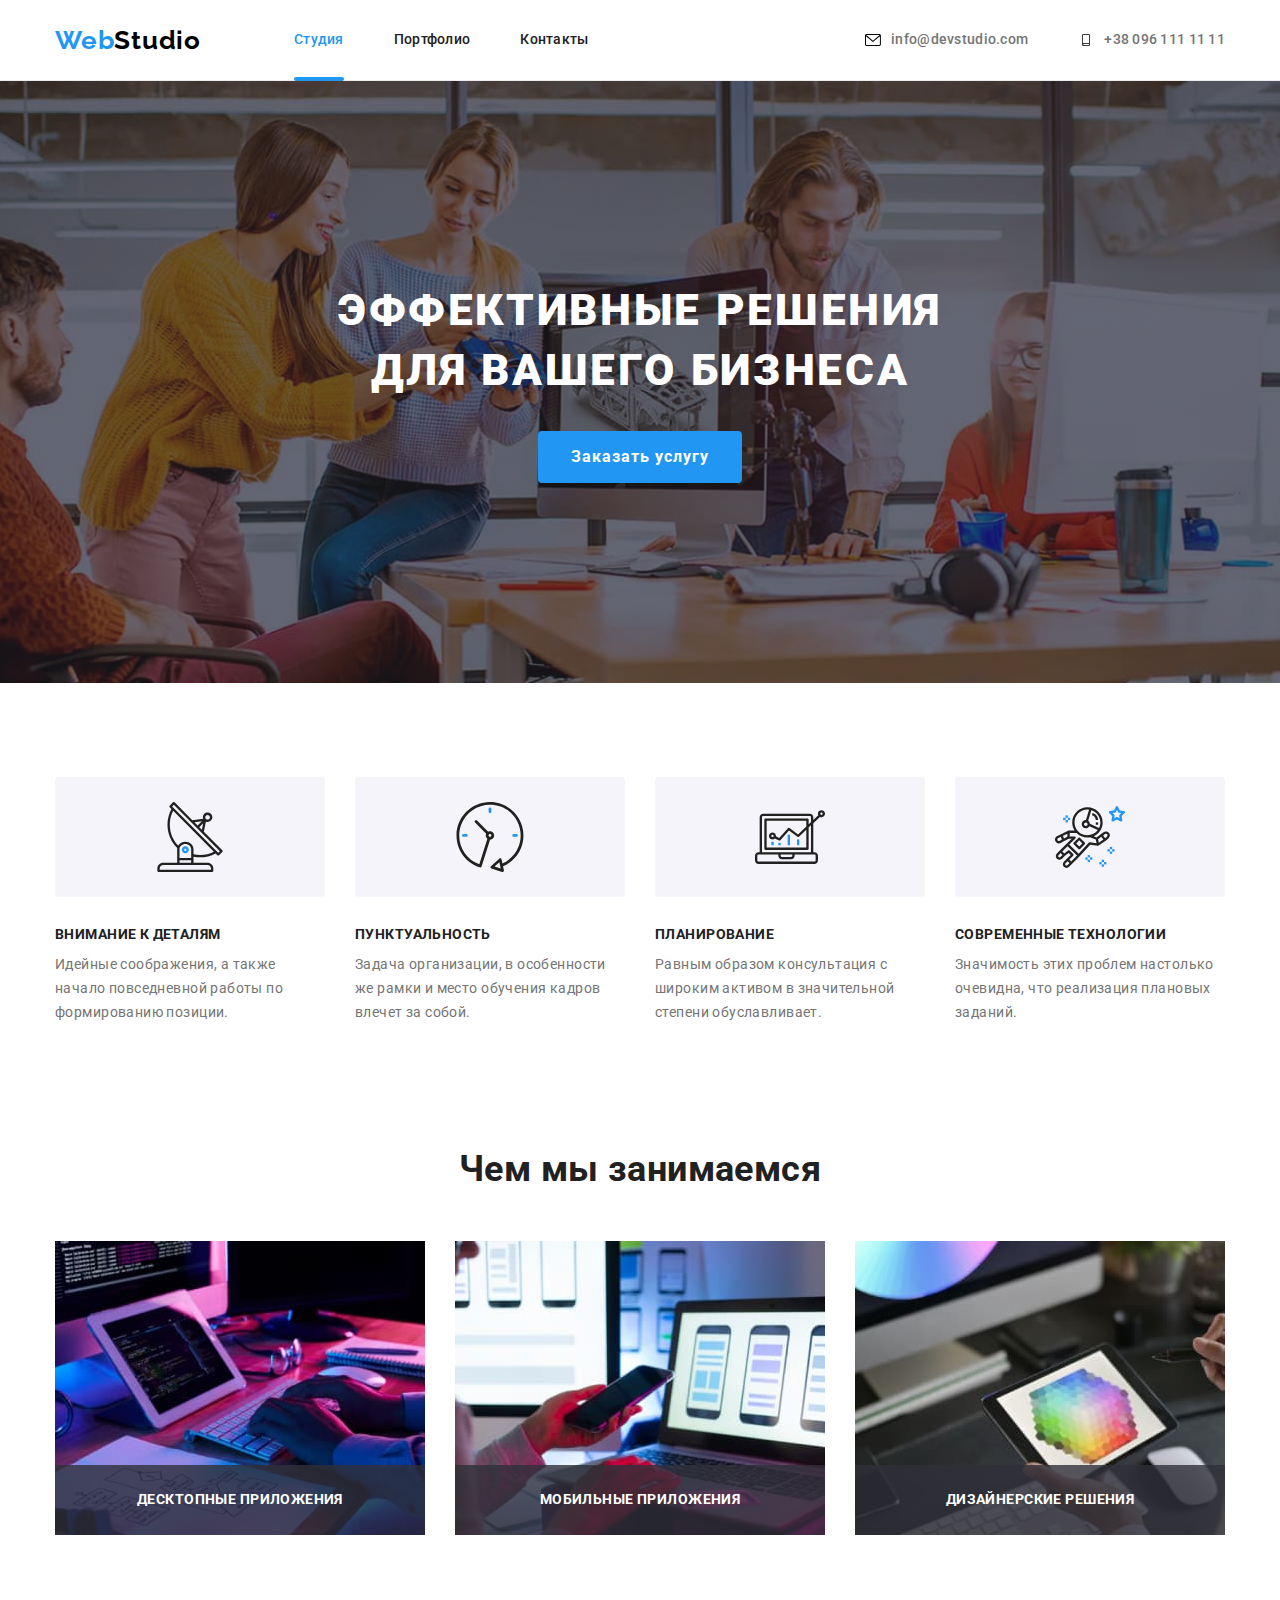
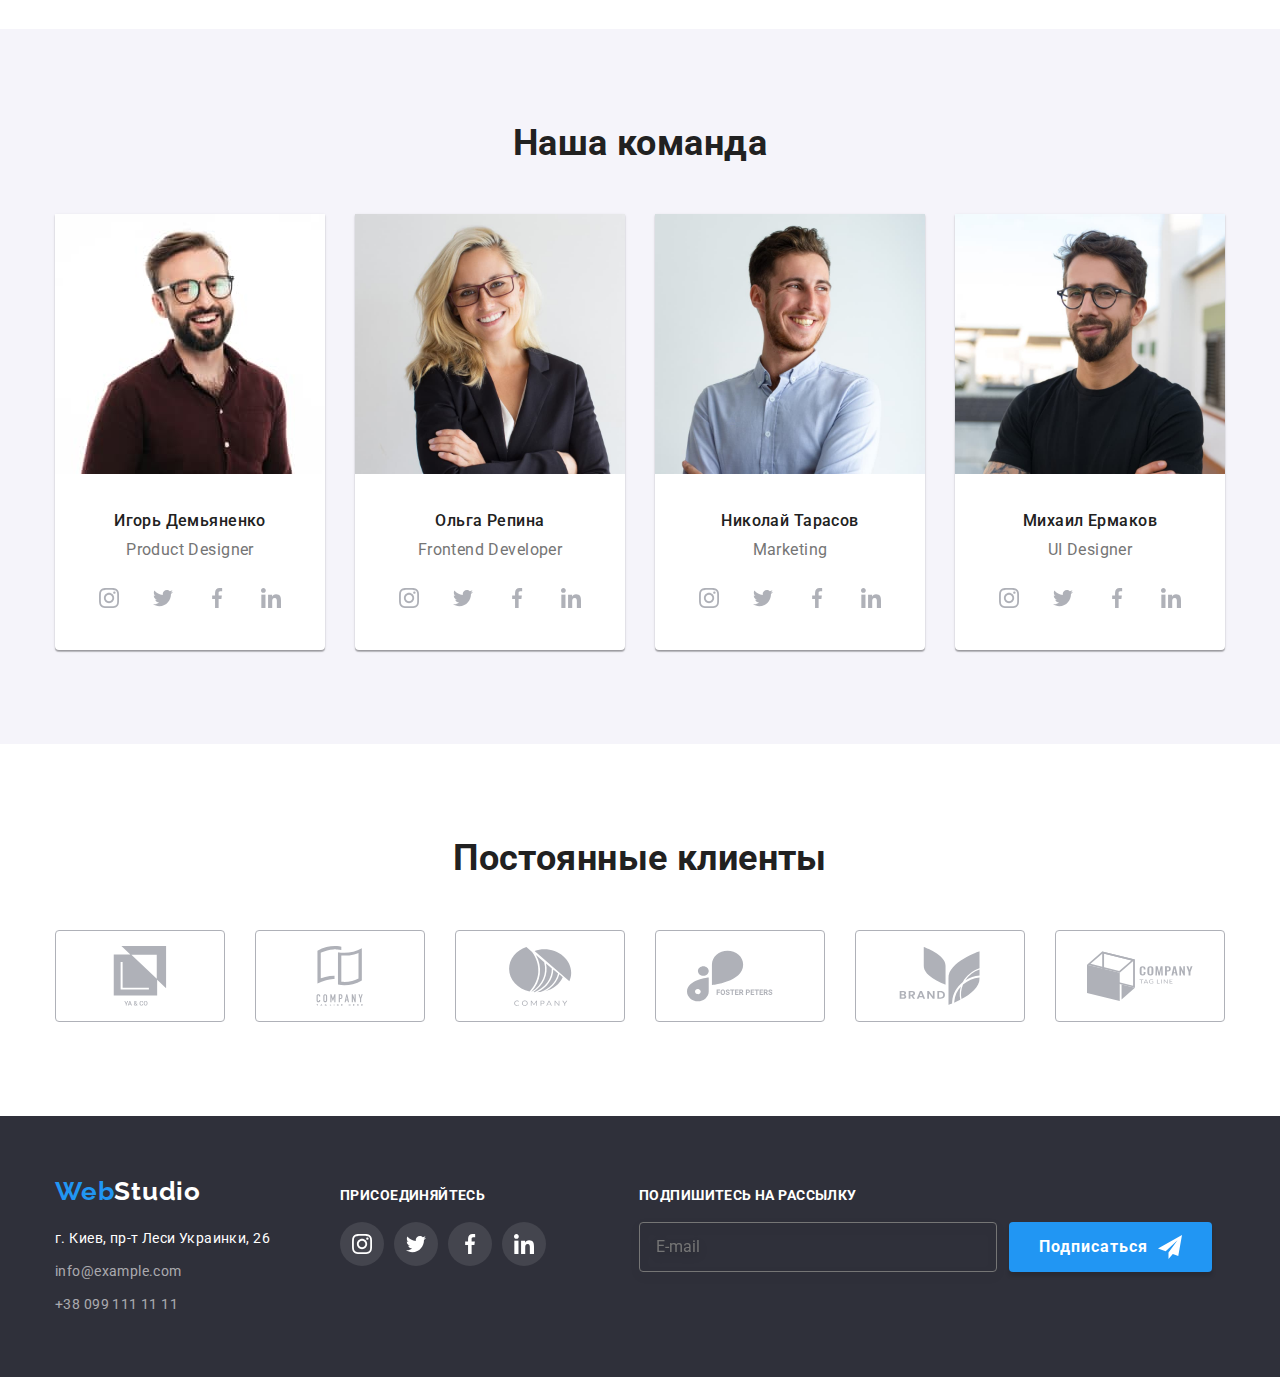
<file: index.html>
<!DOCTYPE html>
<html lang="ru">
<head>
    <meta charset="UTF-8">
    <meta http-equiv="X-UA-Compatible" content="IE=edge">
    <meta name="viewport" content="width=device-width, initial-scale=1.0">
    <link rel="preconnect" href="https://fonts.googleapis.com">
    <link rel="preconnect" href="https://fonts.gstatic.com" crossorigin>
    <link href="https://fonts.googleapis.com/css2?family=Raleway:wght@700&family=Roboto:wght@400;500;700;900&display=swap"
        rel="stylesheet">
    <title>Web Studio</title>
    <link rel="stylesheet" href="./css/styles.css"/>
</head>
<body>

    
<!-- Header -->
<header class="header">
    <div class="site-nav container">
        <a href="./index.html" class="logo">Web<span class="logo-studio">Studio</span></a>
        <nav class="header-nav">
            <ul class="header-list list">
                <li class="header-link"><a href="./index.html" class="header-list-nav active">Студия</a></li>
                <li class="header-link"><a href="./portfolio.html" class="header-list-nav">Портфолио</a></li>
                <li class="header-link"><a href="" class="header-list-nav">Контакты</a></li>
            </ul>
        </nav>
            <ul class="auth-nav list">
                <li class="auth-link_item">
                    <a href="mailto:info@devstudio.com" class="mail-tel">
                        <svg class="auth-icon" width="16px" height="12px">
                         <use href="./images/symbol-defs.svg#icon-envelope-hover"></use>
                        </svg>info@devstudio.com</a>
                </li>
                <li class="auth-link_item">
                    <a href="tel:+380961111111" class="mail-tel">
                        <svg class="auth-icon" width="16px" height="12px">
                            <use href="./images/symbol-defs.svg#icon-smartphone"></use>
                        </svg>+38 096 111 11 11</a>
                </li>
            </ul>
    </div>
</header>

<main>


<!-- Hero -->

    <section class="hero">
                <h1 class="hero-title">Эффективные решения для вашего бизнеса</h1>
                <button data-modal-open type="button" class="hero-button">Заказать услугу</button>

<!--Модальний блок-->
                
                <div class="backdrop is-hidden" data-modal>
                    <div class="modal">
                        <h2 class="modal-title">Оставьте свои данные, мы вам перезвоним
                        </h2>
                        <button data-modal-close class="modal-btn">
                            <svg class="svg-btn" width="18px" height="18px">
                                <use href="./images/symbol-defs.svg#icon-close-black"></use>
                            </svg>
                        </button>
                        <form class="form-modal">
                            <label class="form-label">
                                Имя
                                <input class="form-in" type="name" name="name">
                                <svg class="form-icon" width="18" height="18">
                                    <use href="./images/symbol-defs.svg#icon-person"></use>
                                </svg>
                            </label>
                            <label class="form-label">
                                Телефон
                                <input class="form-in" type="tel" name="tel">
                                <svg class="form-icon" width="18" height="18">
                                    <use href="./images/symbol-defs.svg#icon-phone"></use>
                                </svg>
                            </label>
                            <label class="form-label">
                                Почта
                                <input class="form-in" type="email" name="email">
                                <svg class="form-icon" width="18" height="18">
                                    <use href="./images/symbol-defs.svg#icon-email"></use>
                                </svg>
                            </label>
                            <label class="form-label textarea-margin">
                                Комментарий
                                <textarea class="modal-field" name="feedback" rows="5" placeholder="Введите текст"></textarea>
                            </label>
                            <label class="agreement">
                                <input class="form-checkbox" type="checkbox" name="checkbox" required>
                                <span class="fake-icon">
                                    <svg width="16px" height="15px">
                                        <use href="./images/symbol-defs.svg#icon-check"></use>
                                    </svg>
                                </span>
                                Соглашаюсь с рассылкой и принимаю&nbsp<a class="form-checkbox-link" href="">Условия договора</a>
                            </label>
                            <button class="form-btn" type="submit">Отправить</button>
                        </form>
                </div>








                </div>
    </section>  



<!-- Внимание к деталям -->
<section class="benefits section">
    <div class="container">
            <h2 class="our-company visually-hidden">Премущества компании</h2>
            <ul class="details-list list">
                <li class="details">
                    <div class="details-box">
                    <svg class="details-icon">
                        <use href="./images/symbol-defs.svg#icon-antenna"></use>
                    </svg>
                    </div>
                    <h3 class="details-title">Внимание к деталям</h3>
                    <p class="details-text">Идейные соображения, а также начало повседневной работы по формированию позиции.</p>
                </li>
                <li class="details">
                    <div class="details-box">
                        <svg class="details-icon">
                            <use href="./images/symbol-defs.svg#icon-clock"></use>
                        </svg>
                    </div>
                    <h3 class="details-title">Пунктуальность</h3>
                    <p class="details-text">Задача организации, в особенности же рамки и место обучения кадров влечет за собой.</p>
                </li>
                <li class="details">
                    <div class="details-box">
                        <svg class="details-icon">
                            <use href="./images/symbol-defs.svg#icon-diagram"></use>
                        </svg>
                    </div>
                    <h3 class="details-title">Планирование</h3>
                    <p class="details-text"> Равным образом консультация с широким активом в значительной степени обуславливает.</p>
                </li>
                <li class="details">
                    <div class="details-box">
                        <svg class="details-icon">
                            <use href="./images/symbol-defs.svg#icon-astronaut"></use>
                        </svg>
                    </div>
                    <h3 class="details-title">Современные технологии</h3>
                    <p class="details-text">Значимость этих проблем настолько очевидна, что реализация плановых заданий.</p>
                </li>
            </ul>
    </div>
</section>

<!-- блок "Чем мы занимаемся" -->
<section class="section">
    <div class="container">
    <h2 class="section-works">Чем мы занимаемся</h2>
    <ul class="works list">
        <li class="img-works"><img src="./images/web.jpg" alt="програмування" height="294" width="370" />
            <div class="text-work">Десктопные приложения</div>
        </li>
        <li class="img-works"><img src="./images/app.jpg" alt="створення мобільних додатків" height="294" width="370"/>
            <div class="text-work">Мобильные приложения</div>
        </li>
        <li class="img-works"><img src="./images/design.jpg" alt="дизайн" height="294" width="370" />
            <div class="text-work">Дизайнерские решения</div>  
        </li>
    </ul>
    </div>
</section>


<!-- блок "наша команда" -->
<section class="team section">
        <div class="container"> 
        <h2 class="section-team">Наша команда</h2>
        <ul class="allteam list">
            <li class="members" >
            <img src="./images/igor.jpg" alt="фото Игорь Демьяненко" height="260" width="270"/>
            <div class="team-list">
                        <h3 class="team-title">Игорь Демьяненко</h3>
                        <p class="team-text">Product Designer</p>
                <div class="team-social-box">
                    <ul class="team-social-list list">
                        <li class="team-social-icon">
                            <a class="team-social-logo" href="">
                                <svg class="social-logo" width="20px" height="20px">
                                    <use href="./images/symbol-defs.svg#icon-instagram"></use>
                                </svg>
                            </a>
                        </li>
                        <li class="team-social-icon">
                            <a class="team-social-logo" href="">
                                <svg class="social-logo" width="20px" height="20px">
                                    <use href="./images/symbol-defs.svg#icon-twitter"></use>
                                </svg>
                            </a>
                        </li>
                        <li class="team-social-icon">
                            <a class="team-social-logo" href="">
                                <svg class="social-logo" width="20px" height="20px">
                                    <use href="./images/symbol-defs.svg#icon-facebook"></use>
                                </svg>
                            </a>
                        </li>
                        <li class="team-social-icon">
                            <a class="team-social-logo" href="">
                                <svg class="social-logo" width="20px" height="20px">
                                    <use href="./images/symbol-defs.svg#icon-linkedin"></use>
                                </svg>
                            </a>
                        </li>
                    </ul>
                </div>
            </div>
            </li>
            <li class="members">
                <img src="./images/olga.jpg" alt="фото Ольга Репина" height="260" width="270"/>
            <div class="team-list">
                <h3 class="team-title">Ольга Репина</h3>
                <p class="team-text">Frontend Developer</p>
                <div class="team-social-box">
                    <ul class="team-social-list list">
                        <li class="team-social-icon">
                            <a class="team-social-logo" href="">
                                <svg class="social-logo" width="20px" height="20px">
                                    <use href="./images/symbol-defs.svg#icon-instagram"></use>
                                </svg>
                            </a>
                        </li>
                        <li class="team-social-icon">
                            <a class="team-social-logo" href="">
                                <svg class="social-logo" width="20px" height="20px">
                                    <use href="./images/symbol-defs.svg#icon-twitter"></use>
                                </svg>
                            </a>
                        </li>
                        <li class="team-social-icon">
                            <a class="team-social-logo" href="">
                                <svg class="social-logo" width="20px" height="20px">
                                    <use href="./images/symbol-defs.svg#icon-facebook"></use>
                                </svg>
                            </a>
                        </li>
                        <li class="team-social-icon">
                            <a class="team-social-logo" href="">
                                <svg class="social-logo" width="20px" height="20px">
                                    <use href="./images/symbol-defs.svg#icon-linkedin"></use>
                                </svg>
                            </a>
                        </li>
                    </ul>
                </div>
            </div>
            </li>
            <li class="members">
            <img src="./images/nikolay.jpg" alt="фото Николай Тарасов" height="260" width="270"/>
            <div class="team-list">
                <h3 class="team-title">Николай Тарасов</h3>
                <p class="team-text">Marketing</p>
                <div class="team-social-box">
                    <ul class="team-social-list list">
                        <li class="team-social-icon">
                            <a class="team-social-logo" href="">
                                <svg class="social-logo" width="20px" height="20px">
                                    <use href="./images/symbol-defs.svg#icon-instagram"></use>
                                </svg>
                            </a>
                        </li>
                        <li class="team-social-icon">
                            <a class="team-social-logo" href="">
                                <svg class="social-logo" width="20px" height="20px">
                                    <use href="./images/symbol-defs.svg#icon-twitter"></use>
                                </svg>
                            </a>
                        </li>
                        <li class="team-social-icon">
                            <a class="team-social-logo" href="">
                                <svg class="social-logo" width="20px" height="20px">
                                    <use href="./images/symbol-defs.svg#icon-facebook"></use>
                                </svg>
                            </a>
                        </li>
                        <li class="team-social-icon">
                            <a class="team-social-logo" href="">
                                <svg class="social-logo" width="20px" height="20px">
                                    <use href="./images/symbol-defs.svg#icon-linkedin"></use>
                                </svg>
                            </a>
                        </li>
                    </ul>
                </div>
            </div>
            </li>
            <li class="members">
                <img src="./images/mikhail.jpg" alt="фото Михаил Ермаков" height="260" width="270" />
                <div class="team-list">
                    <h3 class="team-title">Михаил Ермаков</h3>
                    <p class="team-text">UI Designer</p>
                    <div class="team-social-box">
                        <ul class="team-social-list list">
                            <li class="team-social-icon">
                                <a class="team-social-logo" href="">
                                    <svg class="social-logo" width="20px" height="20px">
                                        <use href="./images/symbol-defs.svg#icon-instagram"></use>
                                    </svg>
                                </a>
                            </li>
                            <li class="team-social-icon">
                                <a class="team-social-logo" href="">
                                    <svg class="social-logo" width="20px" height="20px">
                                        <use href="./images/symbol-defs.svg#icon-twitter"></use>
                                    </svg>
                                </a>
                            </li>
                            <li class="team-social-icon">
                                <a class="team-social-logo" href="">
                                    <svg class="social-logo" width="20px" height="20px">
                                        <use href="./images/symbol-defs.svg#icon-facebook"></use>
                                    </svg>
                                </a>
                            </li>
                            <li class="team-social-icon">
                                <a class="team-social-logo" href="">
                                    <svg class="social-logo" width="20px" height="20px">
                                        <use href="./images/symbol-defs.svg#icon-linkedin"></use>
                                    </svg>
                                </a>
                            </li>
                        </ul>
                    </div>
                </div>
                </li>
        </ul>
        </div>
</section>

<!-- блок "Постоянные клиенты"-->
<section class="clients section">
    <div class="container">
        <h2 class="clients-title">Постоянные клиенты</h2>
        <ul class="clients-item list">
            <li class="clients-box">
                <a class="clients-link" href="">
                    <svg class="clients-logo" width="106px" height="60px">
                        <use href="./images/symbol-defs.svg#icon-logo01"></use>
                    </svg>
                </a>
            </li>
            <li class="clients-box">
                <a class="clients-link" href="">
                    <svg class="clients-logo" width="106px" height="60px">
                        <use href="./images/symbol-defs.svg#icon-logo02"></use>
                    </svg>
                </a>
            </li>
            <li class="clients-box">
                <a class="clients-link" href="">
                    <svg class="clients-logo" width="106px" height="60px">
                        <use href="./images/symbol-defs.svg#icon-logo03"></use>
                    </svg>
                </a>
            </li>
            <li class="clients-box">
                <a class="clients-link" href="">
                    <svg class="clients-logo" width="106px" height="60px">
                        <use href="./images/symbol-defs.svg#icon-logo04"></use>
                    </svg>
                </a>
            </li>
            <li class="clients-box">
                <a class="clients-link" href="">
                    <svg class="clients-logo" width="106px" height="60px">
                        <use href="./images/symbol-defs.svg#icon-logo05"></use>
                    </svg>
                </a>
            </li>
            <li class="clients-items">
                <a class="clients-link" href="">
                    <svg class="clients-logo" width="106px" height="60px">
                        <use href="./images/symbol-defs.svg#icon-logo6"></use>
                    </svg>
                </a>
            </li>
        </ul>
        </div>
    </div>
</section>
</main>

<!-- підвал сторінки -->
<footer class="footer-block">
 <div class="address container">
    <div class="address-box">
        <a href="./index.html" class="logo-web">Web<span class="logo-white">Studio</span></a>
        <address>
            <ul class="address-list list">
                <li class="address-list__item">
                    <a href="https://www.google.com.ua/maps/place/%D0%B1%D1%83%D0%BB.+%D0%9B%D0%B5%D1%81%D0%B8+%D0%A3%D0%BA%D1%80%D0%B0%D0%B8%D0%BD%D0%BA%D0%B8,+26,+%D0%9A%D0%B8%D0%B5%D0%B2,+02000/@50.4265807,30.5361971,17z/data=!3m1!4b1!4m5!3m4!1s0x40d4cf0e033ecbe9:0x57a4dffefec77da0!8m2!3d50.4265807!4d30.5383858?hl=ru"
                        target="_blank" rel="noopener noreferrer" class="address-list__link">г. Киев, пр-т Леси
                        Украинки, 26</a>
                </li>
                <li class="address-list__item">
                    <a lang="en" href="mailto:info@example.com" class="address-list__contacts">info@example.com</a>
                </li>
                <li class="address-list__item">
                    <a lang="en" href="tel:+380991111111" class="address-list__contacts">+38 099 111 11 11</a>
                </li>
            </ul>
        </address>
    </div>
    <div class="social-box">
                <h3 class="footer-tittle">Присоединяйтесь</h3>
                <ul class="social-box-list list">
                    <li class="social-box-icon">
                        <a class="social-box-logo" href="">
                            <svg class="social-logo" width="20px" height="20px">
                                <use href="./images/symbol-defs.svg#icon-instagram"></use>
                            </svg>
                        </a>
                    </li>
                    <li class="social-box-icon">
                        <a class="social-box-logo" href="">
                            <svg class="social-logo" width="20px" height="20px">
                                <use href="./images/symbol-defs.svg#icon-twitter"></use>
                            </svg>
                        </a>
                    </li>
                    <li class="social-box-icon">
                        <a class="social-box-logo" href="">
                            <svg class="social-logo" width="20px" height="20px">
                                <use href="./images/symbol-defs.svg#icon-facebook"></use>
                            </svg>
                        </a>
                    </li>
                    <li class="social-box-icon">
                        <a class="social-box-logo" href="">
                            <svg class="social-logo" width="20px" height="20px">
                                <use href="./images/symbol-defs.svg#icon-linkedin"></use>
                            </svg>
                        </a>
                    </li>
                </ul>
    </div>
    <div class="subscribe">
    <h3 class="footer-tittle">Подпишитесь на рассылку</h3>
    <form class="form">
        <label class="label" >
            <input class="field" type="email" name="email"  placeholder="E-mail">
        </label>
        <button class="mailbtn" type="submit">Подписаться
            <svg class="mailbtn-icon" width="24px" height="24px">
                <use href="./images/symbol-defs.svg#icon-icon-send"></use>
            </svg>
        </button>
        </form>
    </div>
</div>
</footer>
<script src="./js/modal.js"></script>
</body>
</html>
</file>
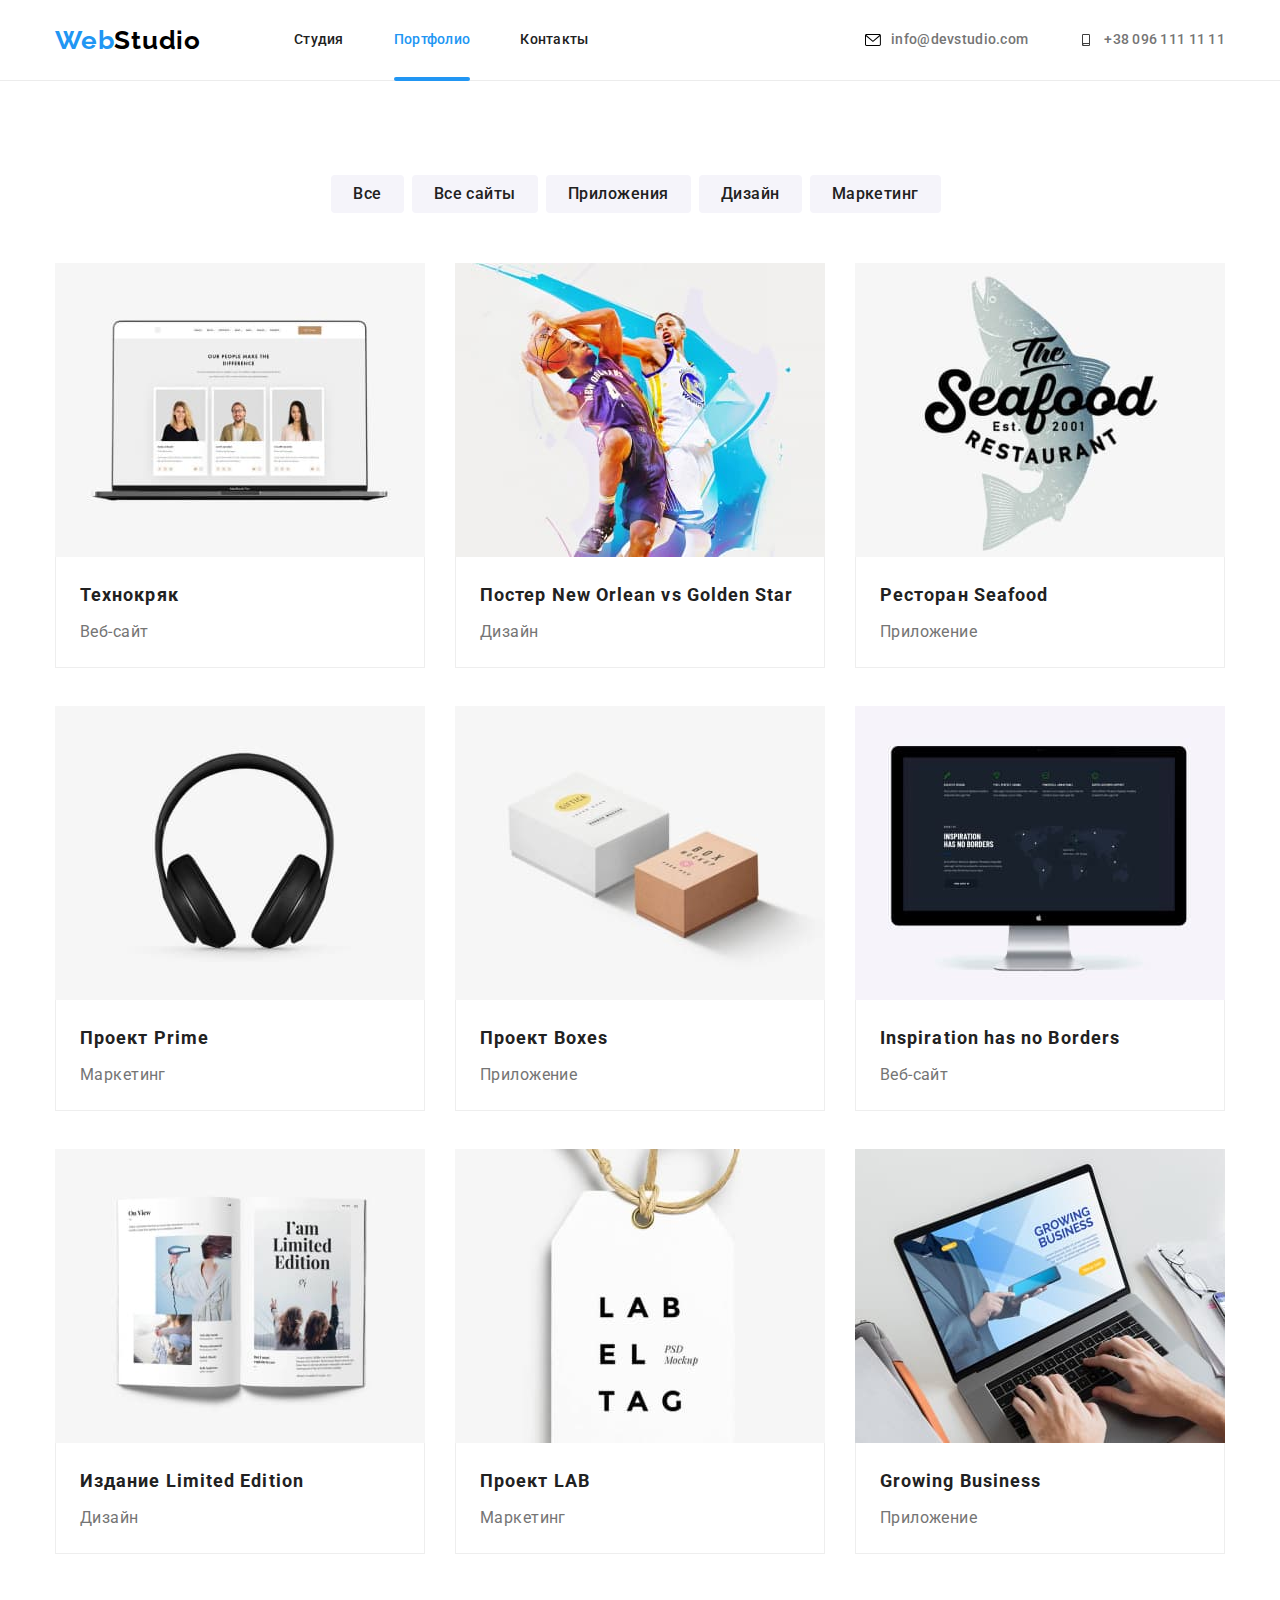
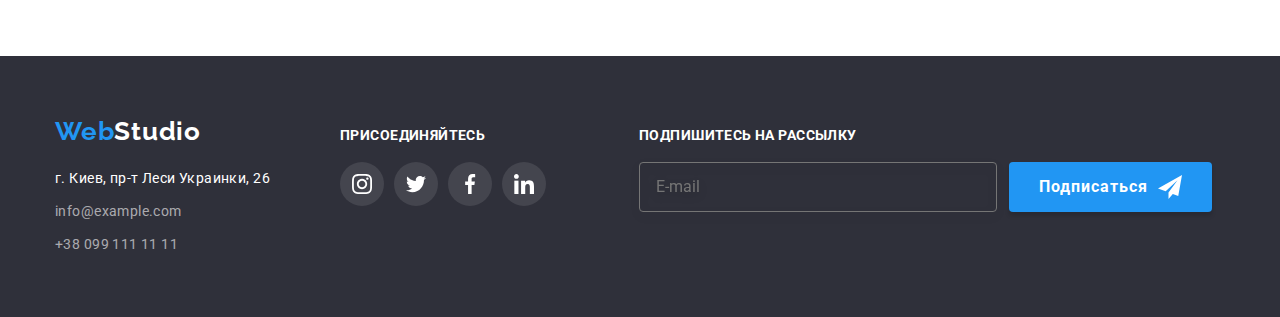
<file: portfolio.html>
<!DOCTYPE html>
<html lang="ru">

<head>
    <meta charset="UTF-8">
    <meta http-equiv="X-UA-Compatible" content="IE=edge">
    <meta name="viewport" content="width=device-width, initial-scale=1.0">
    <link rel="preconnect" href="https://fonts.googleapis.com">
    <link rel="preconnect" href="https://fonts.gstatic.com" crossorigin>
    <link
        href="https://fonts.googleapis.com/css2?family=Raleway:wght@700&family=Roboto:wght@400;500;700;900&display=swap"
        rel="stylesheet">
    <title>Portfolio</title>
    <link rel="stylesheet" href="./css/styles.css"/>
</head>

<body>

    <!-- шапка -->
    <header class="header">
    <div class="site-nav container">
        <a href="./index.html" class="logo">Web<span class="logo-studio">Studio</span></a>
        <nav class="header-nav">
            <ul class="header-list list">
                <li class="header-link"><a href="./index.html" class="header-list-nav">Студия</a></li>
                <li class="header-link"><a href="./portfolio.html" class="header-list-nav active">Портфолио</a></li>
                <li class="header-link"><a href="" class="header-list-nav">Контакты</a></li>
            </ul>
        </nav>
        <ul class="auth-nav list">
            <li class="auth-link_item">
                <a href="mailto:info@devstudio.com" class="mail-tel">
                    <svg class="auth-icon" width="16px" height="12px">
                        <use href="./images/symbol-defs.svg#icon-envelope-hover"></use>
                    </svg>info@devstudio.com</a>
            </li>
            <li class="auth-link_item">
                <a href="tel:+380961111111" class="mail-tel">
                    <svg class="auth-icon" width="16px" height="12px">
                        <use href="./images/symbol-defs.svg#icon-smartphone"></use>
                    </svg>+38 096 111 11 11</a>
            </li>
        </ul>
    </div>
</header>

    <main>
    <section class="main-box section">
        <div class="container">
            <h1 class="main-box-title visually-hidden">Портфолио</h1>
            <ul class="filters list">
                <li class="item">
                    <button type="button" class="item-button">Все</button>
                </li>
                <li class="item">
                    <button type="button" class="item-button">Все сайты</button>
                </li>
                <li class="item">
                    <button type="button" class="item-button">Приложения</button>
                </li>
                <li class="item">
                    <button type="button" class="item-button">Дизайн</button>
                </li>
                <li class="item">
                    <button type="button" class="item-button">Маркетинг</button>
                </li>
            </ul>
        <ul class="portfolio-works list">
            <li class="portfolio-list">
                <a class="portfolio-links" href="">
                  <div class="portfolio-ov">
                    <img class="portfolio-img" src="./images/01technokryak.jpg" alt="веб-сайт Тенокряк" height="294" width="370" />
                    <div class="overlay">
                    <p>
                        Ресурс предлагает комплексные предложения с разным уровнем функционала и сервисов. Все это позволит посетителю получить
                        исчерпывающие сведения о компании или частном лице.
                    </p>
                    </div>
                </div>  
        <div class="portfolio-text">
                        <h2 class="portfolio-h">Технокряк</h2>
                        <p class="portfolio-p">Веб-сайт</p>
                    </div>   
                </a>
                    
            </li>
            <li class="portfolio-list">
                <a class="portfolio-links" href="">
                    <div class="portfolio-ov">
                        <img class="portfolio-img" src="./images/02poster_orlean.jpg" alt="Постер New Orlean" width="370" />
                        <div class="overlay">
                            <p>
                                Ресурс предлагает комплексные предложения с разным уровнем функционала и сервисов. Все это позволит посетителю
                                получить
                                исчерпывающие сведения о компании или частном лице.
                            </p>
                        </div>
                    </div>
                    <div class="portfolio-text">
                        <h2 class="portfolio-h">Постер New Orlean vs Golden Star</h2>
                        <p class="portfolio-p">Дизайн</p>
                    </div>
                </a> 
            </li>
            <li class="portfolio-list">
                <a class="portfolio-links" href="">
                    <div class="portfolio-ov">
                        <img class="portfolio-img" src="./images/03seafood.jpg" alt="веб-сайт Ресторан Seafood" width="370" />
                        <div class="overlay">
                            <p>
                                Ресурс предлагает комплексные предложения с разным уровнем функционала и сервисов. Все это позволит посетителю
                                получить
                                исчерпывающие сведения о компании или частном лице.
                            </p>
                        </div>
                    </div>
                    <div class="portfolio-text">
                        <h2 class="portfolio-h">Ресторан Seafood</h2>
                        <p class="portfolio-p">Приложение</p>
                    </div>
                </a>
                
            </li>
            <li class="portfolio-list">
                <a class="portfolio-links" href="">
                    <div class="portfolio-ov">
                        <img class="portfolio-img" src="./images/04prime.jpg" alt="Маркетинг Проект Prime" width="370" />
                        <div class="overlay">
                            <p>
                                Ресурс предлагает комплексные предложения с разным уровнем функционала и сервисов. Все это позволит посетителю
                                получить
                                исчерпывающие сведения о компании или частном лице.
                            </p>
                        </div>
                    </div>
                    <div class="portfolio-text">
                        <h2 class="portfolio-h">Проект Prime</h2>
                        <p class="portfolio-p">Маркетинг</p>
                    </div>
                </a>    
            </li>
            <li class="portfolio-list">
                <a class="portfolio-links" href="">
                    <div class="portfolio-ov">
                        <img class="portfolio-img" src="./images/05boxes.jpg" alt="Приложение Проект Boxes" width="370" />
                        <div class="overlay">
                            <p>
                                Ресурс предлагает комплексные предложения с разным уровнем функционала и сервисов. Все это позволит посетителю
                                получить
                                исчерпывающие сведения о компании или частном лице.
                            </p>
                        </div>
                    </div>
                    <div class="portfolio-text">
                        <h2 class="portfolio-h">Проект Boxes</h2>
                        <p class="portfolio-p">Приложение</p>
                    </div>
                </a>      
            </li>
        <li class="portfolio-list">
            <a class="portfolio-links" href="">
                <div class="portfolio-ov">
                    <img class="portfolio-img" src="./images/06Inspiration.jpg" alt="Веб-сайт Inspiration has no Borders" width="370" />
                <div class="overlay">
                    <p>
                        Ресурс предлагает комплексные предложения с разным уровнем функционала и сервисов. Все это позволит посетителю
                        получить
                        исчерпывающие сведения о компании или частном лице.
                    </p>
                </div>
                </div>
                
                <div class="portfolio-text">
                    <h2 class="portfolio-h">Inspiration has no Borders</h2>
                    <p class="portfolio-p">Веб-сайт</p>
                </div>
            </a>
            </li>
            <li class="portfolio-list">
                <a class="portfolio-links" href="">
                    <div class="portfolio-ov">
                        <img class="portfolio-img" src="./images/07limit.jpg" alt="Дизайн Издание Limited Edition" width="370" />
                        <div class="overlay">
                            <p>
                                Ресурс предлагает комплексные предложения с разным уровнем функционала и сервисов. Все это позволит посетителю
                                получить
                                исчерпывающие сведения о компании или частном лице.
                            </p>
                        </div>
                    </div>
                    
                    <div class="portfolio-text">
                        <h2 class="portfolio-h">Издание Limited Edition</h2>
                        <p class="portfolio-p">Дизайн</p>
                    </div>
                </a>
            </li>
            <li class="portfolio-list">
                <a class="portfolio-links" href="">
                    <div class="portfolio-ov">
                        <img class="portfolio-img" src="./images/08lab.jpg" alt="Проект LAB" width="370" />
                        <div class="overlay">
                            <p>
                                Ресурс предлагает комплексные предложения с разным уровнем функционала и сервисов. Все это позволит посетителю
                                получить
                                исчерпывающие сведения о компании или частном лице.
                            </p>
                        </div>
                    </div>
                    
                    <div class="portfolio-text">
                        <h2 class="portfolio-h">Проект LAB</h2>
                        <p class="portfolio-p">Маркетинг</p>
                    </div>
                </a>
            </li>
            <li class="portfolio-list">
                <a class="portfolio-links" href="">
                    <div class="portfolio-ov">
                        <img class="portfolio-img" src="./images/09growing.jpg" alt="Развитие бизнеса" width="370" />
                        <div class="overlay">
                            <p>
                                Ресурс предлагает комплексные предложения с разным уровнем функционала и сервисов. Все это позволит посетителю
                                получить
                                исчерпывающие сведения о компании или частном лице.
                            </p>
                        </div>
                    </div>
                    <div class="portfolio-text">
                        <h2 class="portfolio-h">Growing Business</h2>
                        <p class="portfolio-p">Приложение</p>
                    </div>
                </a>
            </li>
        </ul>
        </div>
    </section>

    </main>

    <!-- підвал сторінки -->
    <footer class="footer-block">
        <div class="address container">
            <div class="address-box">
                <a href="./index.html" class="logo-web">Web<span class="logo-white">Studio</span></a>
                <address>
                    <ul class="address-list list">
                        <li class="address-list__item">
                            <a href="https://www.google.com.ua/maps/place/%D0%B1%D1%83%D0%BB.+%D0%9B%D0%B5%D1%81%D0%B8+%D0%A3%D0%BA%D1%80%D0%B0%D0%B8%D0%BD%D0%BA%D0%B8,+26,+%D0%9A%D0%B8%D0%B5%D0%B2,+02000/@50.4265807,30.5361971,17z/data=!3m1!4b1!4m5!3m4!1s0x40d4cf0e033ecbe9:0x57a4dffefec77da0!8m2!3d50.4265807!4d30.5383858?hl=ru"
                                target="_blank" rel="noopener noreferrer" class="address-list__link">г. Киев, пр-т Леси
                                Украинки, 26</a>
                        </li>
                        <li class="address-list__item">
                            <a lang="en" href="mailto:info@example.com" class="address-list__contacts">info@example.com</a>
                        </li>
                        <li class="address-list__item">
                            <a lang="en" href="tel:+380991111111" class="address-list__contacts">+38 099 111 11 11</a>
                        </li>
                    </ul>
                </address>
            </div>
            <div class="social-box">
                <h3 class="footer-tittle">Присоединяйтесь</h3>
                <ul class="social-box-list list">
                    <li class="social-box-icon">
                        <a class="social-box-logo" href="">
                            <svg class="social-logo" width="20px" height="20px">
                                <use href="./images/symbol-defs.svg#icon-instagram"></use>
                            </svg>
                        </a>
                    </li>
                    <li class="social-box-icon">
                        <a class="social-box-logo" href="">
                            <svg class="social-logo" width="20px" height="20px">
                                <use href="./images/symbol-defs.svg#icon-twitter"></use>
                            </svg>
                        </a>
                    </li>
                    <li class="social-box-icon">
                        <a class="social-box-logo" href="">
                            <svg class="social-logo" width="20px" height="20px">
                                <use href="./images/symbol-defs.svg#icon-facebook"></use>
                            </svg>
                        </a>
                    </li>
                    <li class="social-box-icon">
                        <a class="social-box-logo" href="">
                            <svg class="social-logo" width="20px" height="20px">
                                <use href="./images/symbol-defs.svg#icon-linkedin"></use>
                            </svg>
                        </a>
                    </li>
                </ul>
            </div>
            <div class="subscribe">
                <h3 class="footer-tittle">Подпишитесь на рассылку</h3>
                <form class="form">
                    <label class="label">
                        <input class="field" type="email" name="email" placeholder="E-mail">
                    </label>
                    <button class="mailbtn" type="submit">Подписаться
                        <svg class="mailbtn-icon" width="24px" height="24px">
                            <use href="./images/symbol-defs.svg#icon-icon-send"></use>
                        </svg>
                    </button>
                </form>
            </div>
        </div>
    </footer>
    <script src="./js/modal.js"></script>
    </body>
    
    </html>
</file>
<file: css/styles.css>
/*
Document
========
*/

/**
Use a better box model (opinionated).
*/

*,
::before,
::after {
        box-sizing: border-box;
        margin: 0;
        padding: 0;
}

/**
1. Correct the line height in all browsers.
2. Prevent adjustments of font size after orientation changes in iOS.
3. Use a more readable tab size (opinionated).
*/

html {
        line-height: 1.15;
        /* 1 */
        -webkit-text-size-adjust: 100%;
        /* 2 */
        -moz-tab-size: 4;
        /* 3 */
        tab-size: 4;
        /* 3 */
}

/*
Sections
========
*/

/**
1. Remove the margin in all browsers.
2. Improve consistency of default fonts in all browsers. (https://github.com/sindresorhus/modern-normalize/issues/3)
*/

body {
        margin: 0;
        /* 1 */
        font-family:
                system-ui,
                -apple-system,
                /* Firefox supports this but not yet `system-ui` */
                'Segoe UI',
                Roboto,
                Helvetica,
                Arial,
                sans-serif,
                'Apple Color Emoji',
                'Segoe UI Emoji';
        /* 2 */
}

/*
Grouping content
================
*/

/**
1. Add the correct height in Firefox.
2. Correct the inheritance of border color in Firefox. (https://bugzilla.mozilla.org/show_bug.cgi?id=190655)
*/

hr {
        height: 0;
        /* 1 */
        color: inherit;
        /* 2 */
}

/*
Text-level semantics
====================
*/

/**
Add the correct text decoration in Chrome, Edge, and Safari.
*/

abbr[title] {
        text-decoration: underline dotted;
}

/**
Add the correct font weight in Edge and Safari.
*/

b,
strong {
        font-weight: bolder;
}

/**
1. Improve consistency of default fonts in all browsers. (https://github.com/sindresorhus/modern-normalize/issues/3)
2. Correct the odd 'em' font sizing in all browsers.
*/

code,
kbd,
samp,
pre {
        font-family:
                ui-monospace,
                SFMono-Regular,
                Consolas,
                'Liberation Mono',
                Menlo,
                monospace;
        /* 1 */
        font-size: 1em;
        /* 2 */
}

/**
Add the correct font size in all browsers.
*/

small {
        font-size: 80%;
}

/**
Prevent 'sub' and 'sup' elements from affecting the line height in all browsers.
*/

sub,
sup {
        font-size: 75%;
        line-height: 0;
        position: relative;
        vertical-align: baseline;
}

sub {
        bottom: -0.25em;
}

sup {
        top: -0.5em;
}

/*
Tabular data
============
*/

/**
1. Remove text indentation from table contents in Chrome and Safari. (https://bugs.chromium.org/p/chromium/issues/detail?id=999088, https://bugs.webkit.org/show_bug.cgi?id=201297)
2. Correct table border color inheritance in Chrome and Safari. (https://bugs.chromium.org/p/chromium/issues/detail?id=935729, https://bugs.webkit.org/show_bug.cgi?id=195016)
*/

table {
        text-indent: 0;
        /* 1 */
        border-color: inherit;
        /* 2 */
}

/*
Forms
=====
*/

/**
1. Change the font styles in all browsers.
2. Remove the margin in Firefox and Safari.
*/

button,
input,
optgroup,
select,
textarea {
        font-family: inherit;
        /* 1 */
        font-size: 100%;
        /* 1 */
        line-height: 1.15;
        /* 1 */
        margin: 0;
        /* 2 */
}

/**
Remove the inheritance of text transform in Edge and Firefox.
*/

button,
select {
        text-transform: none;
}

/**
Correct the inability to style clickable types in iOS and Safari.
*/

button,
[type='button'],
[type='reset'],
[type='submit'] {
        -webkit-appearance: button;
}

/**
Remove the inner border and padding in Firefox.
*/

::-moz-focus-inner {
        border-style: none;
        padding: 0;
}

/**
Restore the focus styles unset by the previous rule.
*/

:-moz-focusring {
        outline: 1px dotted ButtonText;
}

/**
Remove the additional ':invalid' styles in Firefox.
See: https://github.com/mozilla/gecko-dev/blob/2f9eacd9d3d995c937b4251a5557d95d494c9be1/layout/style/res/forms.css#L728-L737
*/

:-moz-ui-invalid {
        box-shadow: none;
}

/**
Remove the padding so developers are not caught out when they zero out 'fieldset' elements in all browsers.
*/

legend {
        padding: 0;
}

/**
Add the correct vertical alignment in Chrome and Firefox.
*/

progress {
        vertical-align: baseline;
}

/**
Correct the cursor style of increment and decrement buttons in Safari.
*/

::-webkit-inner-spin-button,
::-webkit-outer-spin-button {
        height: auto;
}

/**
1. Correct the odd appearance in Chrome and Safari.
2. Correct the outline style in Safari.
*/

[type='search'] {
        -webkit-appearance: textfield;
        /* 1 */
        outline-offset: -2px;
        /* 2 */
}

/**
Remove the inner padding in Chrome and Safari on macOS.
*/

::-webkit-search-decoration {
        -webkit-appearance: none;
}

/**
1. Correct the inability to style clickable types in iOS and Safari.
2. Change font properties to 'inherit' in Safari.
*/

::-webkit-file-upload-button {
        -webkit-appearance: button;
        /* 1 */
        font: inherit;
        /* 2 */
}

/*
Interactive
===========
*/

/*
Add the correct display in Chrome and Safari.
*/

summary {
        display: list-item;
}












/* PAGES HTML */


:root {
        --primary-text-color: #212121;
        --main-text-color: #757575;
        --accent-color: #2196F3;
        --accent-hover-color: rgba(33, 150, 243, 0.9);
        --white-text-color: #ffffff;
        --logo-color: #000000;
        --white-background-color: #ffffff;
        --secondary-background-color: #f5f4fa;
        --footer-background-color: #2f303a;
        --secondary-link-color: rgba(255, 255, 255, 0.6);
        --border-color: #ececec;
        --secondary-border-color: #eeeeee;
        --icon-color: #AFB1B8;
        --timing-function: cubic-bezier(0.4, 0, 0.2, 1);
        --modal-color: rgba(0, 0, 0, 0.1);

}

body {
        background-color: var(--white-background-color);
        font-family: 'Roboto', sans-serif;
        font-size: 14px;
        line-height: 1.71;
        letter-spacing: 0.03em;
        color: var(--main-text-color);
        margin: 0;
        display: block;
        
}

ul {
        padding: 0;
        margin: 0;
        list-style: none;
        display: block;

}

li {
        padding: 0;
        margin: 0;
        display: list-item;
}

.list {
        padding: 0;
        margin: 0;
        list-style: none;
}


/* Колір основного заголовку - color: #FFFFFF; */
/* Колір заголовків color: #212121; */
/* Колір другорядного тексту color: #757575; */
/* Колір акцент color: #2196F3; */
/* Шрифт другорядний roboto */


/* Header */

.header {
        border-bottom: 1px solid var(--border-color);
}

.header-list a {
        cursor: pointer;
        
        
}

.site-nav {
        display: flex;
        align-items: center;
       
}

.container {
        margin-left: auto;
        margin-right: auto;
        width: 1200px;
        padding-left: 15px;
        padding-right: 15px;
}


.header-nav {
        font-weight: 500;
        font-style: normal;
        transition: color 250ms var(--timing-function);

        
}

.header-list {
                display: flex;
                margin-top: 0;
                margin-bottom: 0;
                margin-left: 93px;
                text-decoration: none;
                
                
}
        
.header-link  {
        margin-right: 50px;
        transition: color 250ms var(--timing-function);
        
}

.header-link:not(:last-child) {
        margin-right: 50px;
}


.header-link:last-child {
        margin-right: 0;
}


.header-list-nav {
        display: block;
        padding-top: 32px;
        padding-bottom: 32px;
        text-decoration: none;
        font-weight: 500;
        font-size: 14px;
        line-height: 1.14;
        letter-spacing: 0.02em;
        color: var(--primary-text-color);
        transition: color 250ms var(--timing-function);
}


.active {
        position: relative;
        color: var(--accent-color);
                
}

.active::after {
                content: '';
                position: absolute;
                left: 0;
                bottom: -1px;
                display: inline-block;
                width: 100%;
                height: 4px;
                border-radius: 2px;
                background-color: var(--accent-color);
}


.header-nav a:hover,
.header-nav a:focus
 {
        color: var(--accent-color);
        cursor: pointer;
}

/* Logo */
.logo {
        color: var(--accent-color);
        font-family: 'Raleway', sans-serif;
        font-style: normal;
        font-weight: 700;
        font-size: 26px;
        line-height: 1.19;
        letter-spacing: 0.03em;
        text-decoration: none;
}

.logo-studio {
        color: var(--logo-color);
}



/* Контакти */

.auth-nav {
        display: flex;
        margin-top: 0;
        margin-bottom: 0;
        margin-left: auto;
}

.auth-link_item:not(:last-child) {
        margin-right: 50px;
}

.mail-tel{
        display: flex;
        align-items: center;
        text-decoration: none;
        color: var(--main-text-color);
        font-weight: 500;
        font-size: 14px;
        line-height: 1.14;
        letter-spacing: 0.02em;
        transition: color 250ms var(--timing-function);
}

.mail-tel:focus,
.mail-tel:hover {
        color: var(--accent-color);
        
}

.mail-tel:focus .auth-icon,
.mail-tel:hover .auth-icon {
        fill: var(--accent-color);
}


.auth-icon {
        margin-right: 10px;
}








/* Main */

/* Hero */

.hero {
                padding-top: 200px;
                padding-bottom: 200px;
                text-align: center;
                background-color: var(--footer-background-color);
                background-image: linear-gradient(to right, rgba(47, 48, 58, 0.4), rgba(47, 48, 58, 0.4)), url(../images/hero.jpeg);
                background-size: cover;
                max-width: 1600px;
                background-repeat: no-repeat;
                background-attachment: scroll;
                margin-left: auto;
                margin-right: auto;
                background-position: center;
        
}


.hero-title {
        margin-top: 0;
        margin-bottom: 30px;
        margin-left: auto;
        margin-right: auto;
        width: 696px;
        font-weight: 900;
        font-size: 44px;
        line-height: 1.36;
        text-align: center;
        letter-spacing: 0.06em;
        text-transform: uppercase;
        color: var(--white-text-color);
}

.hero-button {
        border: 1px solid transparent;
        border-radius: 4px;
        padding: 10px 32px;
        min-width: 200px;
        text-align: center;
        cursor: pointer;
        font-family: inherit;
        font-weight: 700;
        font-size: 16px;
        line-height: 1.88;
        letter-spacing: 0.06em;
        color: var(--white-text-color);
        background-color: var(--accent-color);           
}



/* Модальний блок */

.backdrop {
        position: fixed;
        top: 0;
        left: 0;
        width: 100%;
        height: 100%;
        background-color: hsla(0, 0%, 0%, .2);
        z-index: 2;
        transition: opacity 250ms var(--timing-function), visibility 250ms var(--timing-function), transform 250ms var(--timing-function);
        }




.is-hidden {
        visibility: hidden;
        opacity: 0;
        pointer-events: none;
}


.modal{
        position: absolute;
        top: 50%;
        left: 50%;
        padding: 40px;
        transform: translate(-50%, -50%);
        width: 528px;
        min-height: 581px;
        background-color: var(--white-background-color);
        box-shadow: 0px 1px 3px rgb(0 0 0 / 12%), 0px 1px 1px rgb(0 0 0 / 14%), 0px 2px 1px rgb(0 0 0 / 20%);
        border-radius: 4px;
        text-align: left;
}

.svg-btn {
        align-items: center;
}

.modal-btn {
        position: absolute;
        top: 0;
        right: 0;
        width: 30px;
        height: 30px;
        margin-right: 8px;
        margin-top: 8px;
        display: flex;
        justify-content: center;
        align-items: center;
        border-radius: 50%;
        cursor: pointer;
        border: 1px solid rgba(0, 0, 0, 0.1);
        background-color: var(--white-background-color);
        color: var(--modal-color);
}

.svg-btn:hover,
.svg-btn:focus {
        fill: var(--accent-color);
}



.form-modal {
        width: 448px;
        margin-left: auto;
        margin-right: auto;

}


.form-label {
                position: relative;
                display: flex;
                flex-direction: column;
                margin-bottom: 10px;
                font-weight: 400;
                font-size: 12px;
                line-height: 1.15;
                letter-spacing: 0.01em;
}



.textarea-margin {
        margin-bottom: 20px;
}


.form-in {
                display: flex;
                justify-content: center;
                height: 40px;
                margin-top: 4px;
                padding-left: 42px;
                border: 1px solid rgba(33, 33, 33, 0.2);
                border-radius: 4px;
                transition: border 250ms var(--timing-function);
                outline: none;
                font-family: inherit;
                font-size: 100%;
                line-height: 1.15;
                
}

.form-in:focus,
.form-in:hover {
        border: 1px solid var(--accent-color);
}

.form-icon {
        position:absolute;
        bottom: 11px;
        left: 12px;
        display: inline-block;
        width: 18px;
        height: 18px;
        transition: fill 250ms var(--timing-function);
}

.form-label:focus-within .form-icon,
.form-label:hover .form-icon{
        fill: var(--accent-color);
}


.modal-field {   
                display: flex;
                flex-direction: column;
                height: 120px;
                padding: 12px 16px;
                margin-top: 4px;
                border: 1px solid rgba(33, 33, 33, 0.2);;
                border-radius: 4px;
                transition: border 250ms var(--timing-function);
                resize: none;
                outline: none;
                font-family: inherit;
                font-size: 100%;
                line-height: 1.15;
}

.modal-field:hover,
.model-field:focus {
        border: 1px solid var(--accent-color);
}

.modal-field::placeholder {
                        font-weight: 400;
                        font-size: 12px;
                        line-height: 1.16;
                        letter-spacing: 0.01em;
                        color: rgba(117, 117, 117, 0.5);
}




.modal-title {
                margin: 0;
                margin-bottom: 12px;
                font-weight: 700;
                font-size: 20px;
                line-height: 1.15;
                text-align: center;
                letter-spacing: 0.03em;
                color: var(--primary-text-color);
}


.agreement {
                display: flex;
                align-items: center;
                justify-content: center;
                margin-bottom: 30px;
                font-size: 14px;
                line-height: 1.71;
                letter-spacing: 0.03em;
        }

.form-checkbox {
                position: absolute;
                width: 1px;
                height: 1px;
                margin: -1px;
                border: 0;
                padding: 0;
                white-space: nowrap;
                clip-path: inset(100%);
                clip: rect(0 0 0 0);
                overflow: hidden;
                font-size: 14px;
                line-height: 1.71;
                letter-spacing: 0.03em;
}

.form-btn {
                display: flex;
                margin-left: auto;
                margin-right: auto;
                margin-top: 30px;
                padding-top: 10px;
                padding-bottom: 10px;
                min-width: 200px;
                justify-content: center;
                font-family: inherit;
                font-weight: 700;
                font-size: 16px;
                line-height: 1.88;
                letter-spacing: 0.06em;
                border: 1px solid transparent;
                border-radius: 4px;
                color: var(--white-text-color);
                background-color: var(--accent-color);
                cursor: pointer;
                box-shadow: 0px 4px 4px rgba(0, 0, 0, 0.15);
                transition: background-color 250ms var(--timing-function), box-shadow 250ms var(--timing-function), border-radius 250ms var(--timing-function);
}

.form-checkbox-link{
        color: var(--accent-color);
}

.fake-icon {
        display: inline-flex;
        width: 16px;
        height: 15px;
        justify-content: center;
        align-items: center;
        background-color: transparent;
        margin-right: 7px;
        border: 2px solid var(--primary-text-color);
        border-radius: 2px;

}

.fake-icon > svg {
        opacity: 0;
        transition: opacity 0.3s;
}

.form-checkbox:checked + .fake-icon {
        background-color: var(--accent-color);
        border: 1px solid var(--accent-color);
}

.form-checkbox:checked + .fake-icon > svg {
        opacity: 1;
        fill: var(--white-text-color);
}














/* Внимание к деталям */

.section {
        padding-top: 94px;
        padding-bottom: 94px;
}

.benefits {
        padding-bottom: 0;
}


.our-company {
                margin-top: 0;
                margin-bottom: 50px;
                font-size: 36px;
                line-height: 1.16;
                text-align: center;
                color: var(--secondary-text-color);
}

.details-list {
        display: flex;
        margin-top: 0;
        margin-bottom: 0;
}

.details:not(:last-child) {
        margin-right: 30px;
}

.details {
        margin-bottom: 30px;
}

.details-box {
        display: flex;
        justify-content: center;
        align-items: center;
        margin-bottom: 30px;
        width: 270px;
        height: 120px;
        background-color: var(--secondary-background-color);
        border-radius: 4px;
}

.details-icon {
        display: block;
        width: 70px;
        height: 70px;
}




.section .details-title {
        color: var(--primary-text-color);
} 

.details-title {
                margin-bottom: 10px;
                font-weight: 700;
                font-size: 14px;
                line-height: 1.14;
                text-transform: uppercase;
}
.details-text {
                /* margin-bottom: 0; */
                font-size: 14px;
                line-height: 1.71;
}


/* Чем мы занимаемся */

.block-works {
        box-sizing: border-box;
        width: 1200px;
        margin-left: auto;
        margin-right: auto;
        padding-left: 15px;
        padding-right: 15px;
        color: var(--primary-text-color);
        font-weight: 700;
        font-size: 36px;
        line-height: 1.16;
        text-align: center;
        letter-spacing: 0.03em;
}

.section-works {
                margin-top: 0;
                margin-bottom: 50px;
                font-weight: 700;
                font-size: 36px;
                line-height: 1.17;
                text-align: center;
                color: var(--primary-text-color);
}

.works {
        display: flex;
        
}

.img-works:not(:last-child) {
        margin-right: 30px;
}

.img-works {
        position: relative;
        
}

.img-works img {
        display: block;
}


.text-work {
        position: absolute;
        bottom: 0;
        left: 0;
        width: 100%;
        height: 70px;
        display: flex;
        align-items: center;                
        justify-content: center;
        font-weight: 700;
        font-size: 14px;
        line-height: 1.14;
        text-align: center;
        letter-spacing: 0.03em;
        text-transform: uppercase;
        color: var(--white-text-color);
        background-color: rgba(47, 48, 58, 0.8);
}


/* Наша команда */


.team {
        background-color: var(--secondary-background-color);
        
}


.section-team {
        text-align: center;
        margin-top: 0;
        margin-bottom: 50px;
        font-size: 36px;
        line-height: 1.16;
        color: var(--primary-text-color);
        
}

.allteam {
        display: flex;
        flex-wrap: wrap;
}


.members:not(:last-child) {
        margin-right: 30px;
}

.members {
        background-color: var(--white-background-color);
        box-shadow: 0px 1px 3px rgb(0 0 0 / 12%), 0px 1px 1px rgb(0 0 0 / 14%), 0px 2px 1px rgb(0 0 0 / 20%);
        border-radius: 0px 0px 4px 4px;
}


.team-list {
        padding-top: 30px;
        padding-bottom: 30px;
}


.team-title {
        margin-top: 0;
        margin-bottom: 10px;
        font-weight: 500;
        font-size: 16px;
        line-height: 1.18;
        text-align: center;
        color: var(--primary-text-color);
}

.team-text {
        margin-top: 0;
        margin-bottom: 0;
        font-size: 16px;
        line-height: 1.18;
        text-align: center;
        color: var(--main-text-color);
        margin-bottom: 16px;
}

/*  Наша команда Блок социальных сетей */

.team-social-list{
        list-style: none;
        display: flex;
        justify-content: center;
        align-items: center;
        padding: 0;
        margin: auto;
}

.team-social-icon:not(:last-child) {
        margin-right: 10px;
}

.team-social-logo {
        display: flex;
        justify-content: center;
        align-items: center;
        width: 44px;
        height: 44px;
        border-radius: 50%;
        fill: var(--icon-color);
        transition: background-color 250ms var(--timing-function),
        fill 250ms var(--timing-function);
}


.team-social-logo:hover,
.team-social-logo:focus {
        fill: var(--white-background-color);
        background-color: var(--accent-color);
        
}

/* Постоянные клиенты */

.clients {
        display: block;
}

.clients-title {
                text-align: center;
                margin-top: 0;
                font-size: 36px;
                line-height: 1.16;
                color: var(--primary-text-color);
                margin-bottom: 50px;
                
}

.clients-item {
        display: flex;
        justify-content: center;
        align-items: center;
}

.clients-box:not(:last-child) {
        margin-right: 30px;
}

.clients-link {
        display: flex;
        width: 170px;
        height: 92px;
        justify-content: center;
        align-items: center;
        border: 1px solid var(--icon-color);
        border-radius: 4px;
        fill: var(--icon-color);
        transition: border-color 250ms var(--timing-function);
}
      
.clients-logo {
        transition: fill 250ms var(--timing-function);
}

.clients-link:hover,
.clients-link:focus {
        border-color: var(--accent-color);
        
        
}

.clients-link:hover .clients-logo,
.clients-link:focus .clients-logo {
        fill: var(--accent-color);

}





/* Footer style */


.footer-block {
        padding-bottom: 60px;
        background-color: var(--footer-background-color);
       
}

.address {
        display: flex;
}

.address-box {
        margin-right: 70px;
        padding-top: 60px;
        }

.address-list__item:not(:last-child) {
        margin-bottom: 9px;
}

.address-list__link {
        font-style: normal;
        text-decoration: none;
        color: var(--white-text-color);
}

.address-list__contacts {
        font-style: normal;
        text-decoration: none;
        color: var(--secondary-link-color);
}


/* Блок социальных сетей */

.social-box {
        padding-top: 72px;
        margin-right: 93px;
}

.footer-tittle {
        margin-top: 0;
        margin-bottom: 20px;
        font-size: 14px;
        line-height: 1;
        text-transform: uppercase;
        color: var(--white-text-color);
}

.social-box-list {
        list-style: none;
        display: flex;
        justify-content: center;
        align-items: center;
        padding: 0;
}


.social-box-icon:not(:last-child) {
        margin-right: 10px;
}

.social-box-logo {
        display: flex;
        justify-content: center;
        align-items: center;
        width: 44px;
        height: 44px;
        border-radius: 50%;
        margin-left: auto;
        margin-right: auto;
        fill: var(--white-text-color);
        background-color:rgba(255, 255, 255, 0.1);;
        transition: background-color 250ms var(--timing-function);
}


.social-box-logo:hover,
.social-box-logo:focus {
        fill: var(--white-text-color);
        background-color: var(--accent-color);
        
}


/* Ссылки блока footer */

.footer-block a { 
        text-decoration: none;
        list-style: none;
        cursor: pointer;
}

.footer-block a:hover,
.footer-block a:focus {
        color: var(--accent-color);
        cursor: pointer;
        
 }

 /* Logo footer */
 
.logo-web {
                text-decoration: none; 
                color: var(--accent-color);
                font-family: 'Raleway', sans-serif;
                font-style: normal;
                font-weight: 700;
                font-size: 26px;
                line-height: 1.19;
                letter-spacing: 0.03em;
                
}

.logo-white {
        display: inline-block;
        margin-bottom: 20px;
        font-family: 'Raleway', sans-serif;
        font-weight: 700;
        font-size: 26px;
        line-height: 1.19;
        color: var(--white-text-color);
      
}



/* Блок "Подпишитесь на рассылку" */

.subscribe {
        padding-top: 72px;
}


.form {
        display: flex;
}


.mailbtn {
        display: flex;
        justify-content: center;
        margin-left: 12px;
        min-width: 200px;
        height: 50px;
        box-shadow: 0px 4px 4px rgba(0, 0, 0, 0.15);
        border-radius: 4px;
        padding: 10px 29px;
        align-items: center;
        text-align: center;
        font-family: inherit;
        font-weight: 700;
        font-size: 16px;
        line-height: 1,88;
        cursor: pointer;
        letter-spacing: 0.06em;
        color: var(--white-text-color);
        background: var(--accent-color);
        border: 1px solid transparent;
}

.field {
        display: flex;
        width: 358px;
        height: 50px;
        padding: 15px 16px;
        outline: none;
        background-color: transparent;
        border: 1px solid var(--main-text-color);
        filter: drop-shadow(0px 4px 4px rgba(0, 0, 0, 0.15));
        border-radius: 4px;
        font-weight: 400;
        font-size: 16px;
        line-height: 1,25;
        color: var(--main-text-color);
        align-items: center;

}

.mailbtn-icon {
        background-color: transparent;
        fill: var(--white-background-color);
        margin-left: 10px;
}
























/* Portfolio. html */


.main-box {
        text-align: center;
        }



.main-box-title {
        text-align: center;
        margin-top: 0;
        margin-bottom: 50px;
        font-size: 36px;
        line-height: 1.16;
        color: var(--secondary-text-color);
}

.visually-hidden {
        position: absolute;
        width: 1px;
        height: 1px;
        margin: -1px;
        border: 0;
        padding: 0;
        white-space: nowrap;
        clip-path: inset(100%);
        clip: rect(0 0 0 0);
        overflow: hidden;
}



.filters {
        display: flex;
        justify-content: center;
        margin-top: 0;
        margin-bottom: 50px;
}

.item:not(:last-child) {
        margin-right: 8px;
}

.item {
        margin-right: 8px;
}

.item-button {
                padding: 6px 22px;
                cursor: pointer;
                font-family: 'Roboto', sans-serif;
                font-weight: 500;
                font-size: 16px;
                line-height: 1.62;
                letter-spacing: 0.03em;
                color: var(--primary-text-color);
                background-color: var(--secondary-background-color);
                border-radius: 4px;
                border: 0;
                transition: background-color 250ms var(--timing-function),
                color 250ms var(--timing-function),
                box-shadow 250ms var(--timing-function),
                border-radius 250ms var(--timing-function);
}


button {
        text-transform: none;
        margin: 0;
}


.item-button:hover, 
.item-button:focus
 {
        color: white;
        background-color: var(--accent-color );
        box-shadow: 0px 3px 1px rgba(0, 0, 0, 0.1), 0px 1px 2px rgba(0, 0, 0, 0.08), 0px 2px 2px rgba(0, 0, 0, 0.12);
}



/* Works */

.portfolio-works {
                display: flex;
                flex-wrap: wrap;
        
}

.portfolio-list {
        width: calc((100% - 60px) / 3);
        margin-right: 30px;
        margin-bottom: 30px;
}


.portfolio-list a:hover,
.portfolio-list a:focus {
        box-shadow: 0px 1px 1px rgba(0, 0, 0, 0.12), 0px 4px 4px rgba(0, 0, 0, 0.06), 1px 4px 6px rgba(0, 0, 0, 0.16);
        
}



.portfolio-list:nth-child(3n) {
        margin-right: 0;
}

.portfolio-list:nth-last-child(-n+3) {
        margin-bottom: 0;
}

.portfolio-links {
                display: inline-block;
                text-decoration: none;
                overflow: hidden;
                transition: box-shadow 250ms var(--timing-function);
                
}

.portfolio-ov {
        position: relative;
        overflow: hidden;
}

.portfolio-img {
        display: block;
}

.portfolio-text {
        padding: 20px 24px 20px 24px;
        border-right: 1px solid var(--secondary-border-color);;
        border-left: 1px solid var(--secondary-border-color);
        border-bottom: 1px solid var(--secondary-border-color);
}

.portfolio-h {
        margin-top: 0;
        margin-bottom: 4px;
        font-size: 18px;
        line-height: 2;
        letter-spacing: 0.06em;
        text-align: left;
        color: var(--primary-text-color);
}

.portfolio-p {
        margin-top: 0;
        margin-bottom: 0;
        margin-left: 0;
        font-size: 16px;
        line-height: 1.88;
        text-align: left;
        color: var(--main-text-color);
}


.portfolio-links:hover .overlay,
.portfolio-links:focus .overlay
{
        transform: translatey(0);
  }

.overlay {
                position: absolute;
                top: 0;
                left: 0;
                width: 100%;
                height: 100%;
                background-color: var(--accent-hover-color);
                transform: translatey(200%);
                transition: transform 250ms cubic-bezier(0.4, 0, 0.2, 1);
                opacity: 1;
}

.overlay > p {
                color: var(--white-text-color);
                padding: 10px;
                margin: 0;
                font-size: 18px;
                font-style: normal;
                font-weight: 400;
                font-size: 18px;
                line-height: 1.6;
                letter-spacing: 0.03em;
                margin-top: 0;
                margin-bottom: 0;
                padding: 63px 24px;
                text-align: left;
}
</file>
